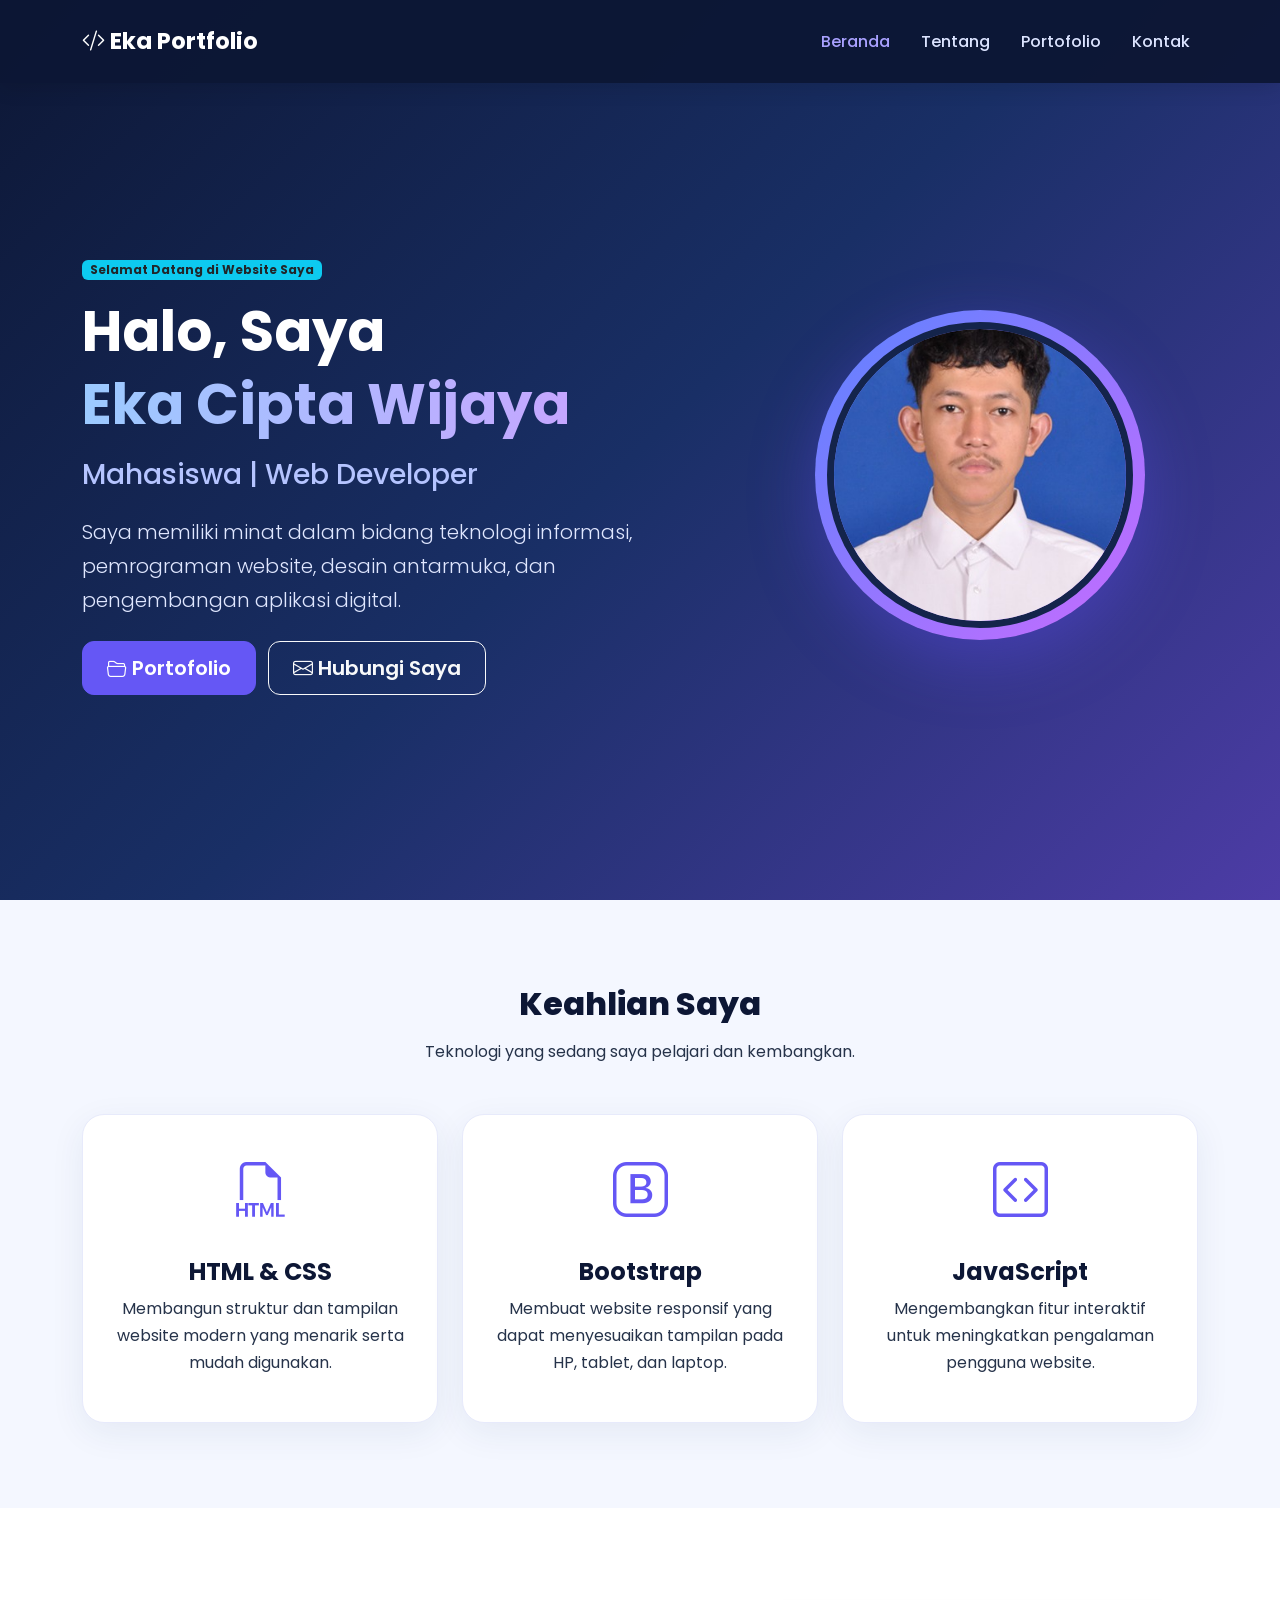
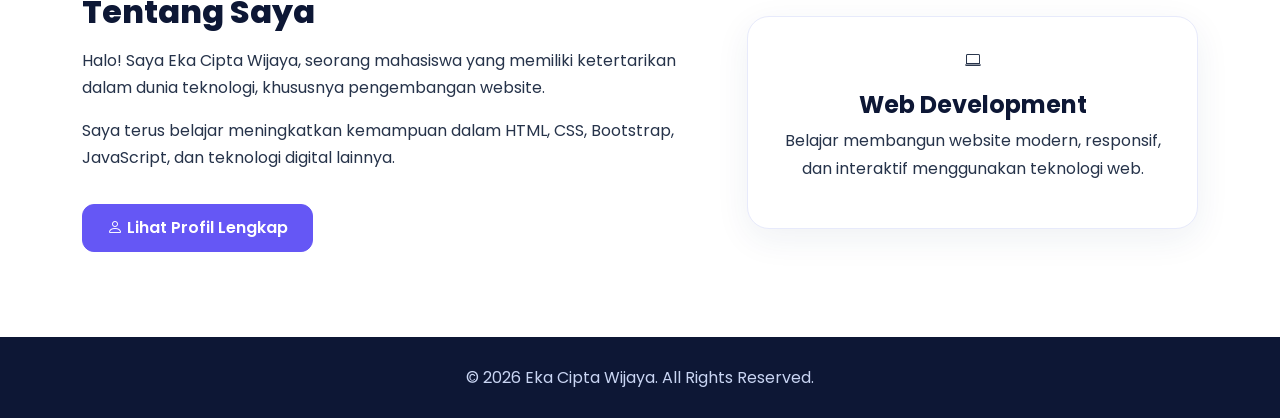
<file: index.html>
<!DOCTYPE html>
<html lang="id">
<head>
    <meta charset="UTF-8">
    <meta name="viewport" content="width=device-width, initial-scale=1.0">

    <title>Beranda | CV Eka Cipta Wijaya</title>

    <!-- BOOTSTRAP CSS -->
    <link
        href="https://cdn.jsdelivr.net/npm/bootstrap@5.3.3/dist/css/bootstrap.min.css"
        rel="stylesheet"
    >

    <!-- BOOTSTRAP ICONS -->
    <link
        href="https://cdn.jsdelivr.net/npm/bootstrap-icons@1.11.3/font/bootstrap-icons.min.css"
        rel="stylesheet"
    >

    <!-- CSS EKSTERNAL -->
    <link rel="stylesheet" href="style.css">
</head>

<body>

    <!-- NAVBAR -->
    <nav class="navbar navbar-expand-lg navbar-dark fixed-top">
        <div class="container">

            <a class="navbar-brand fw-bold" href="index.html">
                <i class="bi bi-code-slash"></i>
                Eka Portfolio
            </a>

            <button
                class="navbar-toggler"
                type="button"
                data-bs-toggle="collapse"
                data-bs-target="#menu"
                aria-controls="menu"
                aria-expanded="false"
                aria-label="Buka menu"
            >
                <span class="navbar-toggler-icon"></span>
            </button>

            <div class="collapse navbar-collapse" id="menu">
                <ul class="navbar-nav ms-auto">

                    <li class="nav-item">
                        <a class="nav-link active"
                           aria-current="page"
                           href="index.html">
                            Beranda
                        </a>
                    </li>

                    <li class="nav-item">
                        <a class="nav-link" href="tentang.html">
                            Tentang
                        </a>
                    </li>

                    <li class="nav-item">
                        <a class="nav-link" href="portofolio.html">
                            Portofolio
                        </a>
                    </li>

                    <li class="nav-item">
                        <a class="nav-link" href="kontak.html">
                            Kontak
                        </a>
                    </li>

                </ul>
            </div>

        </div>
    </nav>


    <!-- HERO / BERANDA -->
    <section class="hero">
        <div class="container">

            <div class="row align-items-center g-5">

                <!-- KOLOM KIRI -->
                <div class="col-lg-7 text-center text-lg-start">

                    <span class="badge bg-info text-dark mb-3">
                        Selamat Datang di Website Saya
                    </span>

                    <h1 class="display-4 fw-bold">
                        Halo, Saya <br>
                        <span class="text-gradient">
                            Eka Cipta Wijaya
                        </span>
                    </h1>

                    <h3 class="mt-3">
                        Mahasiswa | Web Developer
                    </h3>

                    <p class="lead mt-4">
                        Saya memiliki minat dalam bidang
                        teknologi informasi, pemrograman website,
                        desain antarmuka, dan pengembangan
                        aplikasi digital.
                    </p>

                    <div class="mt-4">

                        <a href="portofolio.html"
                           class="btn btn-primary btn-lg me-2">
                            <i class="bi bi-folder2-open"></i>
                            Portofolio
                        </a>

                        <a href="kontak.html"
                           class="btn btn-outline-light btn-lg">
                            <i class="bi bi-envelope"></i>
                            Hubungi Saya
                        </a>

                    </div>

                </div>


                <!-- KOLOM KANAN / FOTO PROFIL -->
                <div class="col-lg-5 text-center">

                    <div class="profile-circle">

                        <img
                            src="img/potoprofil.jpeg"
                            alt="Foto Profil Eka Cipta Wijaya"
                            class="profile-img"
                        >

                    </div>

                </div>

            </div>

        </div>
    </section>


    <!-- SECTION KEAHLIAN -->
    <section class="section-padding">
        <div class="container">

            <div class="text-center mb-5">
                <h2 class="section-title">
                    Keahlian Saya
                </h2>

                <p>
                    Teknologi yang sedang saya pelajari
                    dan kembangkan.
                </p>
            </div>

            <div class="row g-4">

                <!-- HTML & CSS -->
                <div class="col-md-4">
                    <div class="custom-card text-center">

                        <i class="bi bi-filetype-html skill-icon"></i>

                        <h4>HTML & CSS</h4>

                        <p>
                            Membangun struktur dan tampilan
                            website modern yang menarik
                            serta mudah digunakan.
                        </p>

                    </div>
                </div>


                <!-- BOOTSTRAP -->
                <div class="col-md-4">
                    <div class="custom-card text-center">

                        <i class="bi bi-bootstrap skill-icon"></i>

                        <h4>Bootstrap</h4>

                        <p>
                            Membuat website responsif
                            yang dapat menyesuaikan tampilan
                            pada HP, tablet, dan laptop.
                        </p>

                    </div>
                </div>


                <!-- JAVASCRIPT -->
                <div class="col-md-4">
                    <div class="custom-card text-center">

                        <i class="bi bi-code-square skill-icon"></i>

                        <h4>JavaScript</h4>

                        <p>
                            Mengembangkan fitur interaktif
                            untuk meningkatkan pengalaman
                            pengguna website.
                        </p>

                    </div>
                </div>

            </div>

        </div>
    </section>


    <!-- SECTION TENTANG SAYA -->
    <section class="section-padding bg-white">
        <div class="container">

            <div class="row align-items-center g-4">

                <div class="col-lg-7">

                    <h2 class="section-title">
                        Tentang Saya
                    </h2>

                    <p>
                        Halo! Saya Eka Cipta Wijaya,
                        seorang mahasiswa yang memiliki
                        ketertarikan dalam dunia teknologi,
                        khususnya pengembangan website.
                    </p>

                    <p>
                        Saya terus belajar meningkatkan
                        kemampuan dalam HTML, CSS,
                        Bootstrap, JavaScript,
                        dan teknologi digital lainnya.
                    </p>

                    <a href="tentang.html"
                       class="btn btn-primary mt-3">
                        <i class="bi bi-person"></i>
                        Lihat Profil Lengkap
                    </a>

                </div>

                <div class="col-lg-5">

                    <div class="custom-card text-center">

                        <i class="bi bi-laptop about-icon"></i>

                        <h4 class="mt-3">
                            Web Development
                        </h4>

                        <p>
                            Belajar membangun website modern,
                            responsif, dan interaktif
                            menggunakan teknologi web.
                        </p>

                    </div>

                </div>

            </div>

        </div>
    </section>


    <!-- FOOTER -->
    <footer>
        <div class="container">

            <p class="mb-0">
                &copy; 2026 Eka Cipta Wijaya.
                All Rights Reserved.
            </p>

        </div>
    </footer>


    <!-- BOOTSTRAP JAVASCRIPT -->
    <script
        src="https://cdn.jsdelivr.net/npm/bootstrap@5.3.3/dist/js/bootstrap.bundle.min.js">
    </script>

    <!-- JAVASCRIPT EKSTERNAL -->
    <script src="script.js"></script>

</body>
</html>
</file>
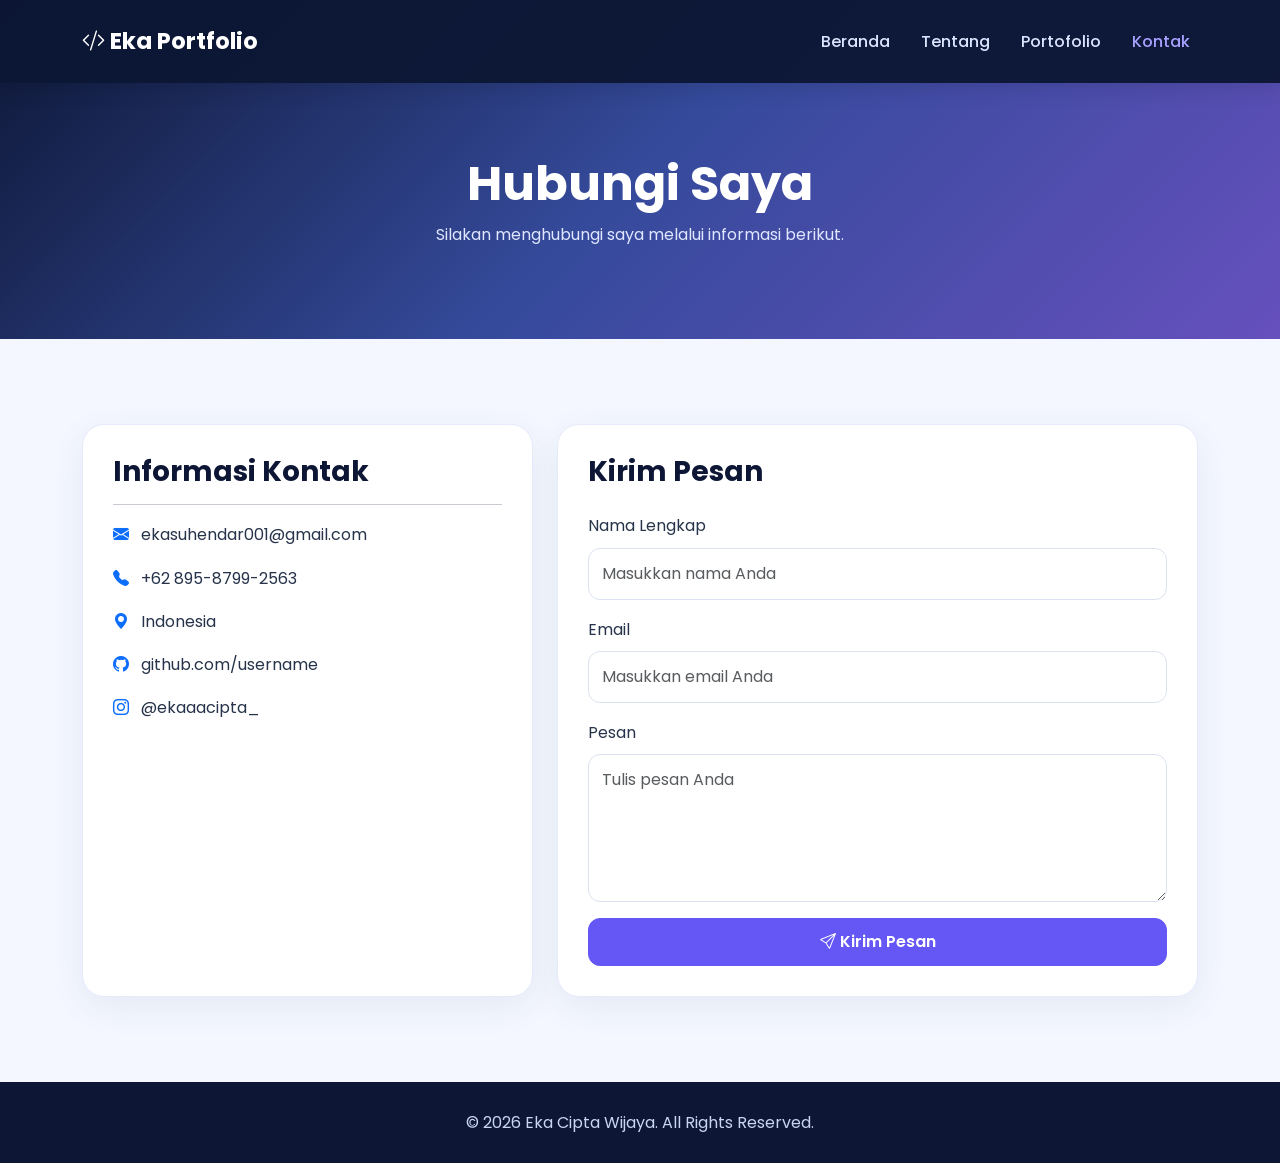
<file: kontak.html>
<!DOCTYPE html>
<html lang="id">
<head>
  <meta charset="UTF-8">
  <meta name="viewport" content="width=device-width, initial-scale=1.0">
  <title>Kontak | Eka Cipta Wijaya</title>

  <link href="https://cdn.jsdelivr.net/npm/bootstrap@5.3.3/dist/css/bootstrap.min.css" rel="stylesheet">
  <link href="https://cdn.jsdelivr.net/npm/bootstrap-icons@1.11.3/font/bootstrap-icons.min.css" rel="stylesheet">
  <link rel="stylesheet" href="style.css">
</head>
<body>

  <nav class="navbar navbar-expand-lg navbar-dark fixed-top">
    <div class="container">
      <a class="navbar-brand fw-bold" href="index.html">
        <i class="bi bi-code-slash"></i> Eka Portfolio
      </a>

      <button class="navbar-toggler" type="button"
        data-bs-toggle="collapse" data-bs-target="#menu">
        <span class="navbar-toggler-icon"></span>
      </button>

      <div class="collapse navbar-collapse" id="menu">
        <ul class="navbar-nav ms-auto">
          <li class="nav-item"><a class="nav-link" href="index.html">Beranda</a></li>
          <li class="nav-item"><a class="nav-link" href="tentang.html">Tentang</a></li>
          <li class="nav-item"><a class="nav-link" href="portofolio.html">Portofolio</a></li>
          <li class="nav-item"><a class="nav-link active" href="kontak.html">Kontak</a></li>
        </ul>
      </div>
    </div>
  </nav>

  <header class="page-header">
    <div class="container">
      <h1 class="fw-bold">Hubungi Saya</h1>
      <p>Silakan menghubungi saya melalui informasi berikut.</p>
    </div>
  </header>

  <section class="section-padding">
    <div class="container">
      <div class="row g-4">

        <div class="col-lg-5">
          <div class="custom-card">
            <h3>Informasi Kontak</h3>
            <hr>

            <p><i class="bi bi-envelope-fill text-primary me-2"></i>
              ekasuhendar001@gmail.com
            </p>

            <p><i class="bi bi-telephone-fill text-primary me-2"></i>
              +62 895-8799-2563
            </p>

            <p><i class="bi bi-geo-alt-fill text-primary me-2"></i>
              Indonesia
            </p>

            <p><i class="bi bi-github text-primary me-2"></i>
              github.com/username
            </p>

            <p><i class="bi bi-instagram text-primary me-2"></i>
              @ekaaacipta_
            </p>
          </div>
        </div>

        <div class="col-lg-7">
          <div class="custom-card">
            <h3 class="mb-4">Kirim Pesan</h3>

            <form id="contactForm">
              <div class="mb-3">
                <label for="nama" class="form-label">Nama Lengkap</label>
                <input type="text" class="form-control" id="nama"
                  placeholder="Masukkan nama Anda" required>
              </div>

              <div class="mb-3">
                <label for="email" class="form-label">Email</label>
                <input type="email" class="form-control" id="email"
                  placeholder="Masukkan email Anda" required>
              </div>

              <div class="mb-3">
                <label for="pesan" class="form-label">Pesan</label>
                <textarea class="form-control" id="pesan" rows="5"
                  placeholder="Tulis pesan Anda" required></textarea>
              </div>

              <button type="submit" class="btn btn-primary w-100">
                <i class="bi bi-send"></i> Kirim Pesan
              </button>
            </form>

            <div id="formAlert" class="alert alert-info mt-3 d-none"></div>
          </div>
        </div>

      </div>
    </div>
  </section>

  <footer>
    <p class="mb-0">&copy; 2026 Eka Cipta Wijaya. All Rights Reserved.</p>
  </footer>

  <script src="https://cdn.jsdelivr.net/npm/bootstrap@5.3.3/dist/js/bootstrap.bundle.min.js"></script>
  <script src="script.js"></script>
</body>
</html>
</file>
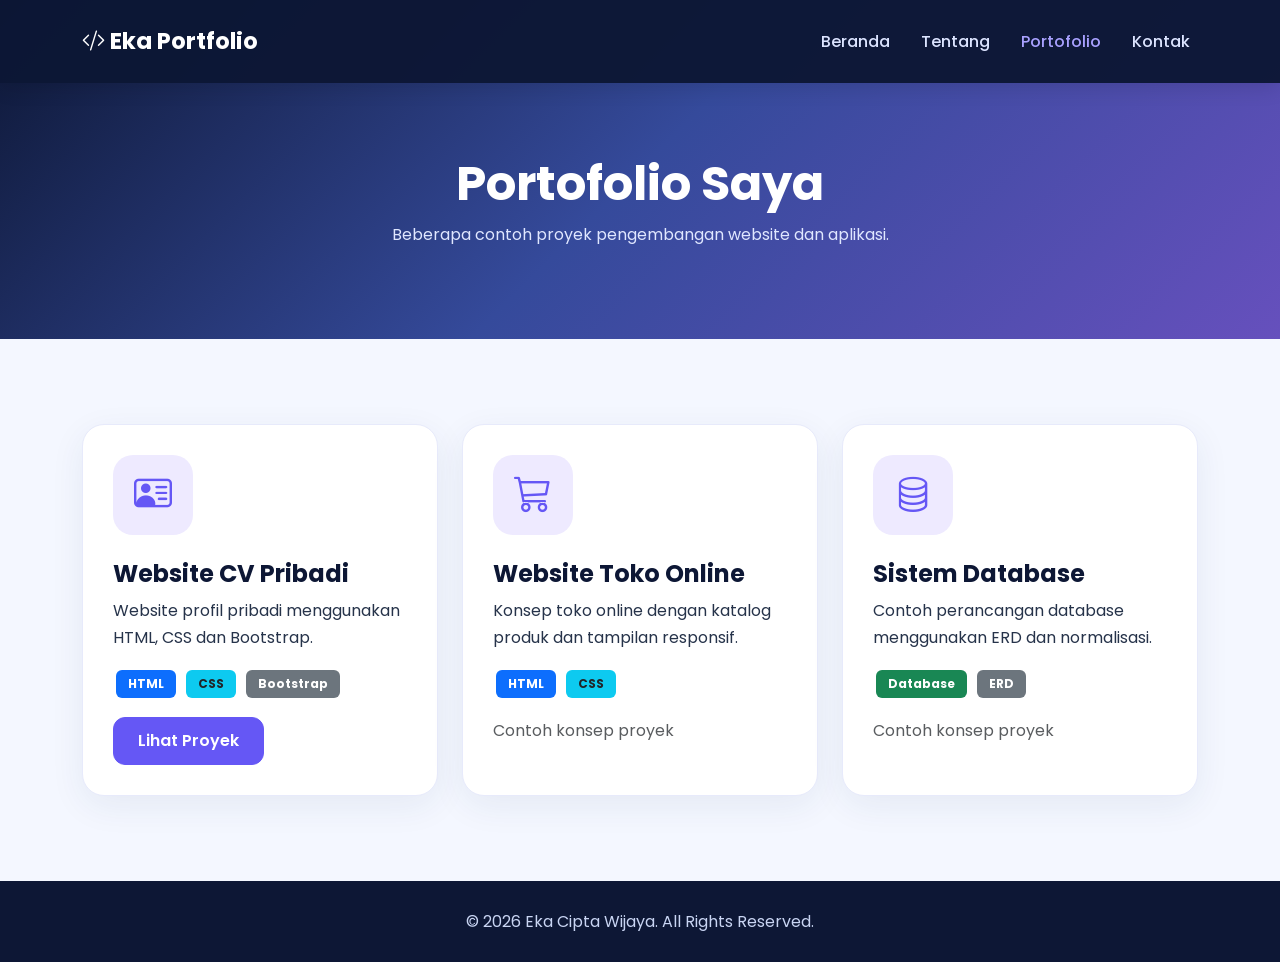
<file: portofolio.html>
<!DOCTYPE html>
<html lang="id">
<head>
  <meta charset="UTF-8">
  <meta name="viewport" content="width=device-width, initial-scale=1.0">
  <title>Portofolio | Eka Cipta Wijaya</title>

  <link href="https://cdn.jsdelivr.net/npm/bootstrap@5.3.3/dist/css/bootstrap.min.css" rel="stylesheet">
  <link href="https://cdn.jsdelivr.net/npm/bootstrap-icons@1.11.3/font/bootstrap-icons.min.css" rel="stylesheet">
  <link rel="stylesheet" href="style.css">
</head>
<body>

  <nav class="navbar navbar-expand-lg navbar-dark fixed-top">
    <div class="container">
      <a class="navbar-brand fw-bold" href="index.html">
        <i class="bi bi-code-slash"></i> Eka Portfolio
      </a>

      <button class="navbar-toggler" type="button"
        data-bs-toggle="collapse" data-bs-target="#menu">
        <span class="navbar-toggler-icon"></span>
      </button>

      <div class="collapse navbar-collapse" id="menu">
        <ul class="navbar-nav ms-auto">
          <li class="nav-item"><a class="nav-link" href="index.html">Beranda</a></li>
          <li class="nav-item"><a class="nav-link" href="tentang.html">Tentang</a></li>
          <li class="nav-item"><a class="nav-link active" href="portofolio.html">Portofolio</a></li>
          <li class="nav-item"><a class="nav-link" href="kontak.html">Kontak</a></li>
        </ul>
      </div>
    </div>
  </nav>

  <header class="page-header">
    <div class="container">
      <h1 class="fw-bold">Portofolio Saya</h1>
      <p>Beberapa contoh proyek pengembangan website dan aplikasi.</p>
    </div>
  </header>

  <section class="section-padding">
    <div class="container">
      <div class="row g-4">

        <div class="col-md-6 col-lg-4">
          <div class="custom-card project-card">
            <div class="project-icon"><i class="bi bi-person-vcard"></i></div>
            <h4>Website CV Pribadi</h4>
            <p>Website profil pribadi menggunakan HTML, CSS dan Bootstrap.</p>
            <span class="badge bg-primary">HTML</span>
            <span class="badge bg-info text-dark">CSS</span>
            <span class="badge bg-secondary">Bootstrap</span>
            <div class="mt-3">
              <a href="index.html" class="btn btn-primary">Lihat Proyek</a>
            </div>
          </div>
        </div>

        <div class="col-md-6 col-lg-4">
          <div class="custom-card project-card">
            <div class="project-icon"><i class="bi bi-cart3"></i></div>
            <h4>Website Toko Online</h4>
            <p>Konsep toko online dengan katalog produk dan tampilan responsif.</p>
            <span class="badge bg-primary">HTML</span>
            <span class="badge bg-info text-dark">CSS</span>
            <div class="mt-3">
              <span class="text-muted">Contoh konsep proyek</span>
            </div>
          </div>
        </div>

        <div class="col-md-6 col-lg-4">
          <div class="custom-card project-card">
            <div class="project-icon"><i class="bi bi-database"></i></div>
            <h4>Sistem Database</h4>
            <p>Contoh perancangan database menggunakan ERD dan normalisasi.</p>
            <span class="badge bg-success">Database</span>
            <span class="badge bg-secondary">ERD</span>
            <div class="mt-3">
              <span class="text-muted">Contoh konsep proyek</span>
            </div>
          </div>
        </div>

      </div>
    </div>
  </section>

  <footer>
    <p class="mb-0">&copy; 2026 Eka Cipta Wijaya. All Rights Reserved.</p>
  </footer>

  <script src="https://cdn.jsdelivr.net/npm/bootstrap@5.3.3/dist/js/bootstrap.bundle.min.js"></script>
  <script src="script.js"></script>
</body>
</html>
</file>
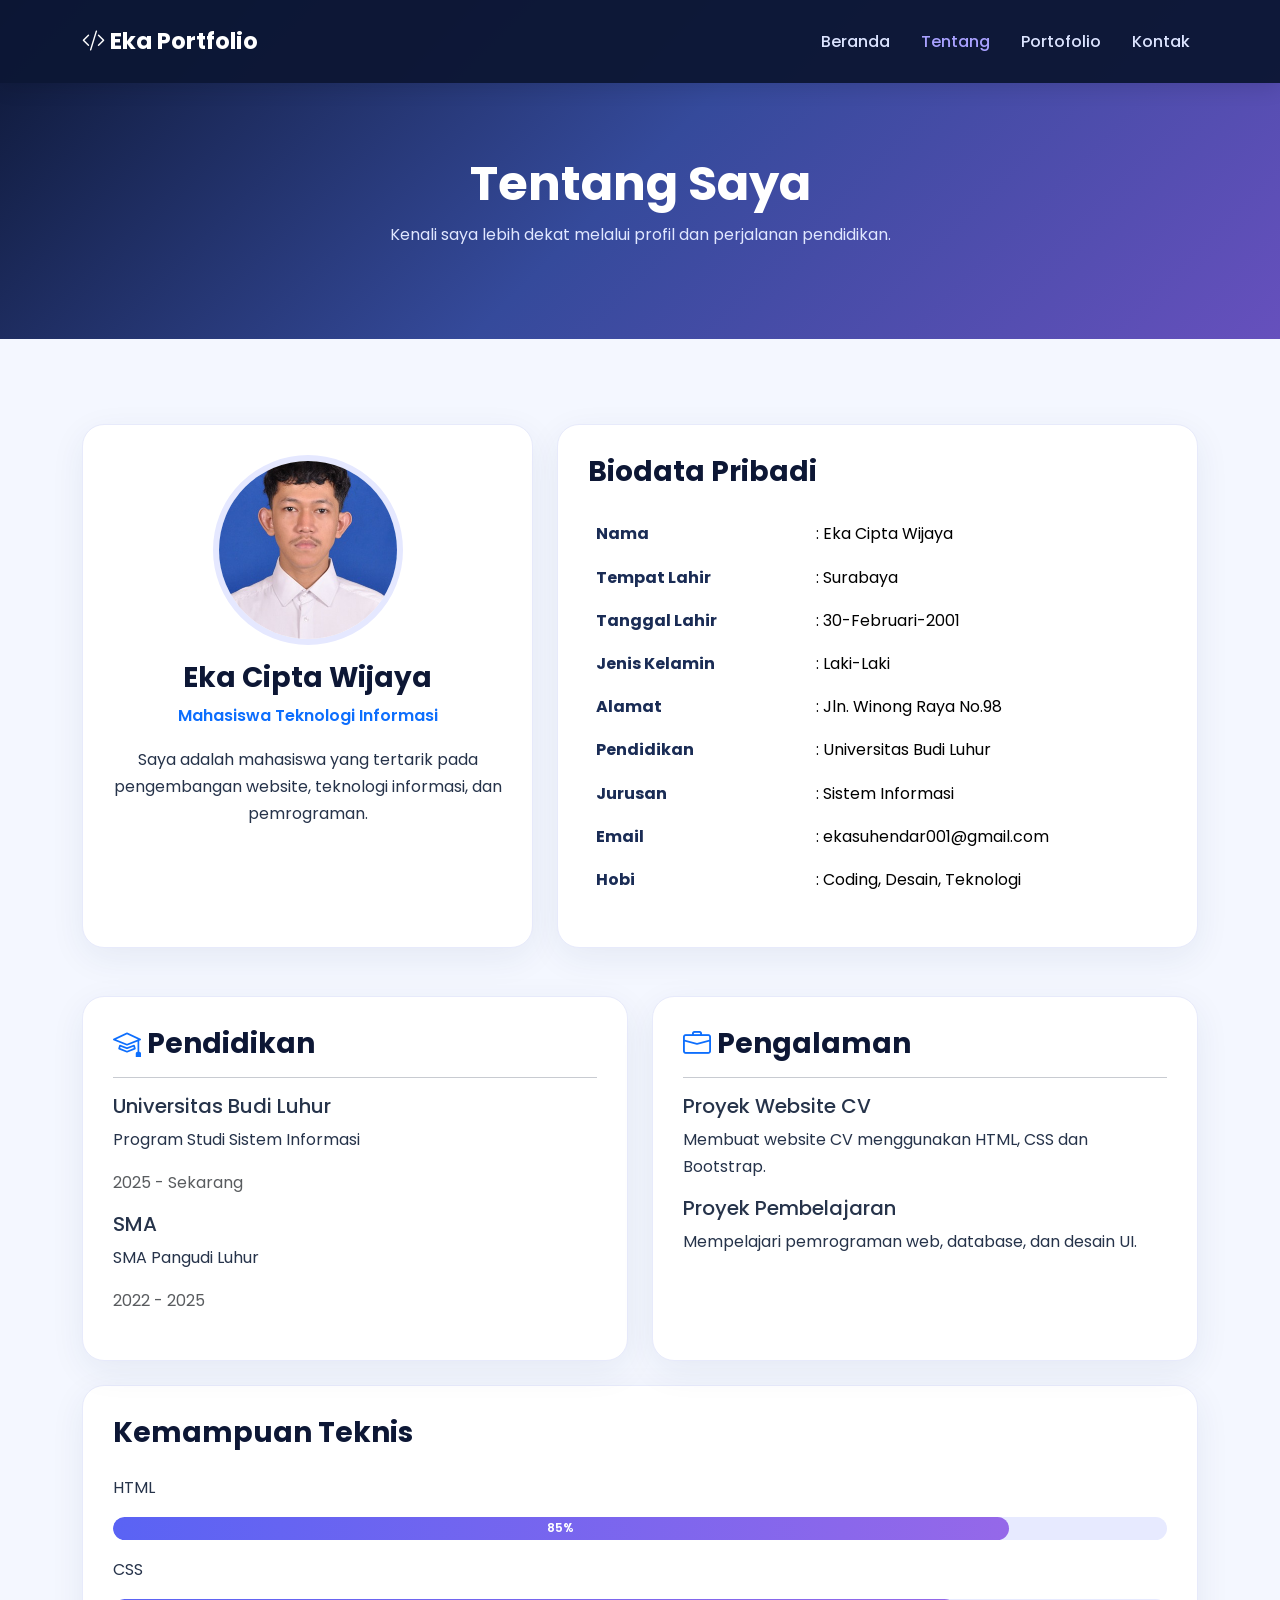
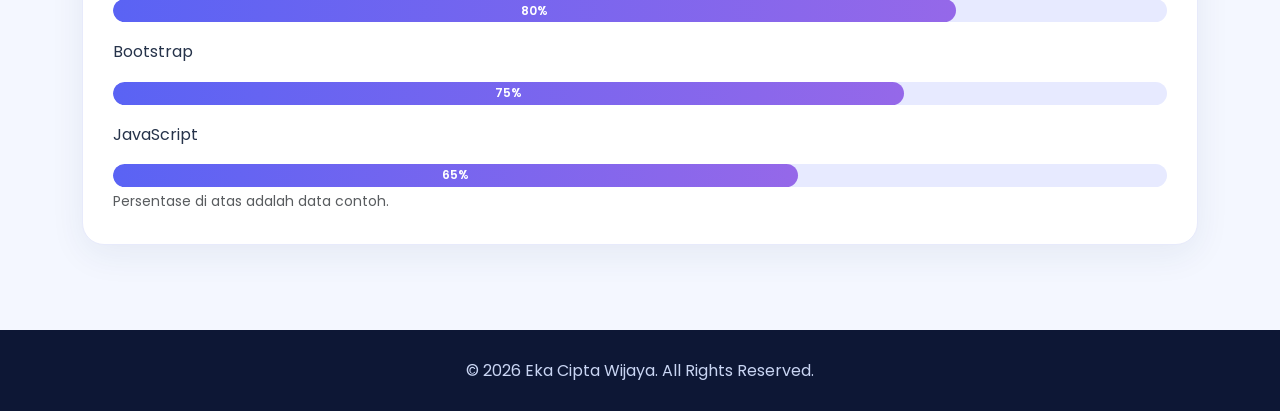
<file: tentang.html>
<!DOCTYPE html>
<html lang="id">
<head>
  <meta charset="UTF-8">
  <meta name="viewport" content="width=device-width, initial-scale=1.0">
  <title>Tentang Saya | Eka Cipta Wijaya</title>

  <link href="https://cdn.jsdelivr.net/npm/bootstrap@5.3.3/dist/css/bootstrap.min.css" rel="stylesheet">
  <link href="https://cdn.jsdelivr.net/npm/bootstrap-icons@1.11.3/font/bootstrap-icons.min.css" rel="stylesheet">
  <link rel="stylesheet" href="style.css">
</head>
<body>

  <nav class="navbar navbar-expand-lg navbar-dark fixed-top">
    <div class="container">
      <a class="navbar-brand fw-bold" href="index.html">
        <i class="bi bi-code-slash"></i> Eka Portfolio
      </a>

      <button class="navbar-toggler" type="button"
        data-bs-toggle="collapse" data-bs-target="#menu">
        <span class="navbar-toggler-icon"></span>
      </button>

      <div class="collapse navbar-collapse" id="menu">
        <ul class="navbar-nav ms-auto">
          <li class="nav-item"><a class="nav-link" href="index.html">Beranda</a></li>
          <li class="nav-item"><a class="nav-link active" href="tentang.html">Tentang</a></li>
          <li class="nav-item"><a class="nav-link" href="portofolio.html">Portofolio</a></li>
          <li class="nav-item"><a class="nav-link" href="kontak.html">Kontak</a></li>
        </ul>
      </div>
    </div>
  </nav>

  <header class="page-header">
    <div class="container">
      <h1 class="fw-bold">Tentang Saya</h1>
      <p>Kenali saya lebih dekat melalui profil dan perjalanan pendidikan.</p>
    </div>
  </header>

  <section class="section-padding">
    <div class="container">

      <div class="row g-4">
        <div class="col-lg-5">
          <div class="custom-card text-center">
            <img src="img/potoprofil.jpeg"
                 class="about-img mb-3"
                 alt="Foto Eka Cipta Wijaya">

            <h3>Eka Cipta Wijaya</h3>
            <p class="text-primary fw-semibold">Mahasiswa Teknologi Informasi</p>
            <p>
              Saya adalah mahasiswa yang tertarik pada pengembangan
              website, teknologi informasi, dan pemrograman.
            </p>
          </div>
        </div>

        <div class="col-lg-7">
          <div class="custom-card">
            <h3 class="mb-4">Biodata Pribadi</h3>

            <table class="table table-borderless biodata-table">
              <tr><th>Nama</th><td>: Eka Cipta Wijaya</td></tr>
              <tr><th>Tempat Lahir</th><td>: Surabaya</td></tr>
              <tr><th>Tanggal Lahir</th><td>: 30-Februari-2001</td></tr>
              <tr><th>Jenis Kelamin</th><td>: Laki-Laki</td></tr>
              <tr><th>Alamat</th><td>: Jln. Winong Raya No.98 </td></tr>
              <tr><th>Pendidikan</th><td>: Universitas Budi Luhur</td></tr>
              <tr><th>Jurusan</th><td>: Sistem Informasi </td></tr>
              <tr><th>Email</th><td>: ekasuhendar001@gmail.com</td></tr>
              <tr><th>Hobi</th><td>: Coding, Desain, Teknologi</td></tr>
            </table>
          </div>
        </div>
      </div>

      <div class="row g-4 mt-4">
        <div class="col-lg-6">
          <div class="custom-card">
            <h3><i class="bi bi-mortarboard text-primary"></i> Pendidikan</h3>
            <hr>
            <h5>Universitas Budi Luhur</h5>
            <p>Program Studi Sistem Informasi</p>
            <p class="text-muted">2025 - Sekarang</p>

            <h5>SMA</h5>
            <p>SMA Pangudi Luhur</p>
            <p class="text-muted">2022 - 2025</p>
          </div>
        </div>

        <div class="col-lg-6">
          <div class="custom-card">
            <h3><i class="bi bi-briefcase text-primary"></i> Pengalaman</h3>
            <hr>
            <h5>Proyek Website CV</h5>
            <p>Membuat website CV menggunakan HTML, CSS dan Bootstrap.</p>

            <h5>Proyek Pembelajaran</h5>
            <p>Mempelajari pemrograman web, database, dan desain UI.</p>
          </div>
        </div>
      </div>

      <div class="custom-card mt-4">
        <h3 class="mb-4">Kemampuan Teknis</h3>

        <p>HTML</p>
        <div class="progress mb-3">
          <div class="progress-bar" style="width:85%">85%</div>
        </div>

        <p>CSS</p>
        <div class="progress mb-3">
          <div class="progress-bar" style="width:80%">80%</div>
        </div>

        <p>Bootstrap</p>
        <div class="progress mb-3">
          <div class="progress-bar" style="width:75%">75%</div>
        </div>

        <p>JavaScript</p>
        <div class="progress">
          <div class="progress-bar" style="width:65%">65%</div>
        </div>
        <small class="text-muted">Persentase di atas adalah data contoh.</small>
      </div>

    </div>
  </section>

  <footer>
    <p class="mb-0">&copy; 2026 Eka Cipta Wijaya. All Rights Reserved.</p>
  </footer>

  <script src="https://cdn.jsdelivr.net/npm/bootstrap@5.3.3/dist/js/bootstrap.bundle.min.js"></script>
  <script src="script.js"></script>
</body>
</html>
</file>
<file: style.css>
@import url('https://fonts.googleapis.com/css2?family=Poppins:wght@400;500;600;700;800&display=swap');

:root {
  --primary: #6557f5;
  --navy: #0d1735;
  --navy-light: #17264c;
  --background: #f4f7ff;
}

* {
  margin: 0;
  padding: 0;
  box-sizing: border-box;
}

body {
  font-family: 'Poppins', sans-serif;
  background: var(--background);
  color: #26334a;
  line-height: 1.7;
}

/* NAVBAR */
.navbar {
  background: rgba(13, 23, 53, 0.97);
  padding: 17px 0;
  box-shadow: 0 4px 20px rgba(0,0,0,0.12);
}

.navbar-brand {
  font-size: 23px;
  color: #fff !important;
}

.navbar .nav-link {
  color: #dce4ff;
  margin-left: 15px;
  font-weight: 500;
  transition: 0.3s;
}

.navbar .nav-link:hover,
.navbar .nav-link.active {
  color: #a9a1ff !important;
}

/* HERO */
.hero {
  min-height: 100vh;
  display: flex;
  align-items: center;
  padding: 130px 0 80px;
  background: linear-gradient(135deg, #0d1735, #192f66, #4d3ca6);
  color: white;
}

.hero h1 {
  line-height: 1.3;
}

.hero h3 {
  color: #b5c4ff;
}

.hero p {
  color: #e0e7ff;
  max-width: 600px;
}

.text-gradient {
  background: linear-gradient(90deg, #9bcaff, #c5a6ff);
  background-clip: text;
  -webkit-background-clip: text;
  -webkit-text-fill-color: transparent;
}

/* PROFILE: foto asli dari img/potoprofil.jpeg */
.profile-circle {
  width: 330px;
  height: 330px;
  max-width: 100%;
  margin: 0 auto;
  padding: 12px;
  border-radius: 50%;
  background: linear-gradient(135deg, #5c83ff, #c86bff);
  box-shadow: 0 20px 65px rgba(100, 80, 255, 0.35);
  display: flex;
  align-items: center;
  justify-content: center;
}

.profile-img {
  display: block;
  width: 100%;
  height: 100%;
  min-width: 0;
  object-fit: cover;
  object-position: center;
  border-radius: 50%;
  border: 7px solid #14244b;
}

@media (max-width: 576px) {
  .profile-circle {
    width: 240px;
    height: 240px;
  }
}


/* BUTTON */
.btn {
  border-radius: 12px;
  padding: 11px 24px;
  font-weight: 600;
  transition: 0.3s;
}

.btn-primary {
  background: var(--primary);
  border-color: var(--primary);
}

.btn-primary:hover {
  background: #4c3ad9;
  border-color: #4c3ad9;
  transform: translateY(-3px);
}

/* SECTIONS */
.section-padding {
  padding: 85px 0;
}

.section-title {
  font-weight: 800;
  color: var(--navy);
  margin-bottom: 15px;
}

.page-header {
  background: linear-gradient(135deg, #0d1735, #354a9b, #6650bd);
  color: white;
  text-align: center;
  padding: 155px 20px 75px;
}

.page-header h1 {
  font-size: clamp(32px, 5vw, 48px);
}

.page-header p {
  color: #e0e7ff;
}

/* CARDS */
.custom-card {
  background: #fff;
  padding: 30px;
  border-radius: 22px;
  height: 100%;
  border: 1px solid #e7eafb;
  box-shadow: 0 10px 35px rgba(30, 50, 100, 0.07);
  transition: 0.3s ease;
}

.custom-card:hover {
  transform: translateY(-7px);
  box-shadow: 0 18px 45px rgba(60, 65, 140, 0.14);
}

.custom-card h3,
.custom-card h4 {
  color: var(--navy);
  font-weight: 700;
}

.skill-icon {
  font-size: 55px;
  color: var(--primary);
  display: block;
  margin-bottom: 20px;
}

/* ABOUT */
.about-img {
  width: 190px;
  height: 190px;
  object-fit: cover;
  border-radius: 50%;
  border: 6px solid #e5e8ff;
}

.biodata-table th {
  width: 38%;
  color: #1a2c55;
}

.biodata-table td {
  overflow-wrap: anywhere;
}

.progress {
  height: 23px;
  border-radius: 20px;
  background: #e7eaff;
}

.progress-bar {
  background: linear-gradient(90deg, #5a63f4, #9568e9);
  border-radius: 20px;
  font-weight: 600;
}

/* PORTFOLIO */
.project-card {
  position: relative;
}

.project-icon {
  width: 80px;
  height: 80px;
  background: #eeeaff;
  color: var(--primary);
  border-radius: 20px;
  display: flex;
  align-items: center;
  justify-content: center;
  font-size: 38px;
  margin-bottom: 25px;
}

.project-card .badge {
  margin: 3px;
  padding: 8px 12px;
}

/* CONTACT */
.form-control {
  border-radius: 12px;
  padding: 13px;
  border: 1px solid #dce2f1;
}

.form-control:focus {
  border-color: var(--primary);
  box-shadow: 0 0 0 0.2rem rgba(101,87,245,0.12);
}

/* FOOTER */
footer {
  background: var(--navy);
  color: #c9d5f3;
  text-align: center;
  padding: 27px 15px;
}

/* RESPONSIVE */
@media (max-width: 991px) {
  .navbar .nav-link {
    margin-left: 0;
    padding: 12px 0;
  }

  .hero {
    text-align: center;
  }

  .hero p {
    margin-left: auto;
    margin-right: auto;
  }
}

@media (max-width: 576px) {
  .hero {
    padding-top: 125px;
  }

  .profile-circle {
    width: 240px;
    height: 240px;
  }

  .custom-card {
    padding: 22px;
  }

  .section-padding {
    padding: 55px 0;
  }

  .btn-lg {
    font-size: 15px;
    margin-bottom: 10px;
  }

  .biodata-table {
    font-size: 13px;
  }
}

@media (prefers-reduced-motion: reduce) {
  .profile-circle {
    animation: none;
  }
}
</file>
